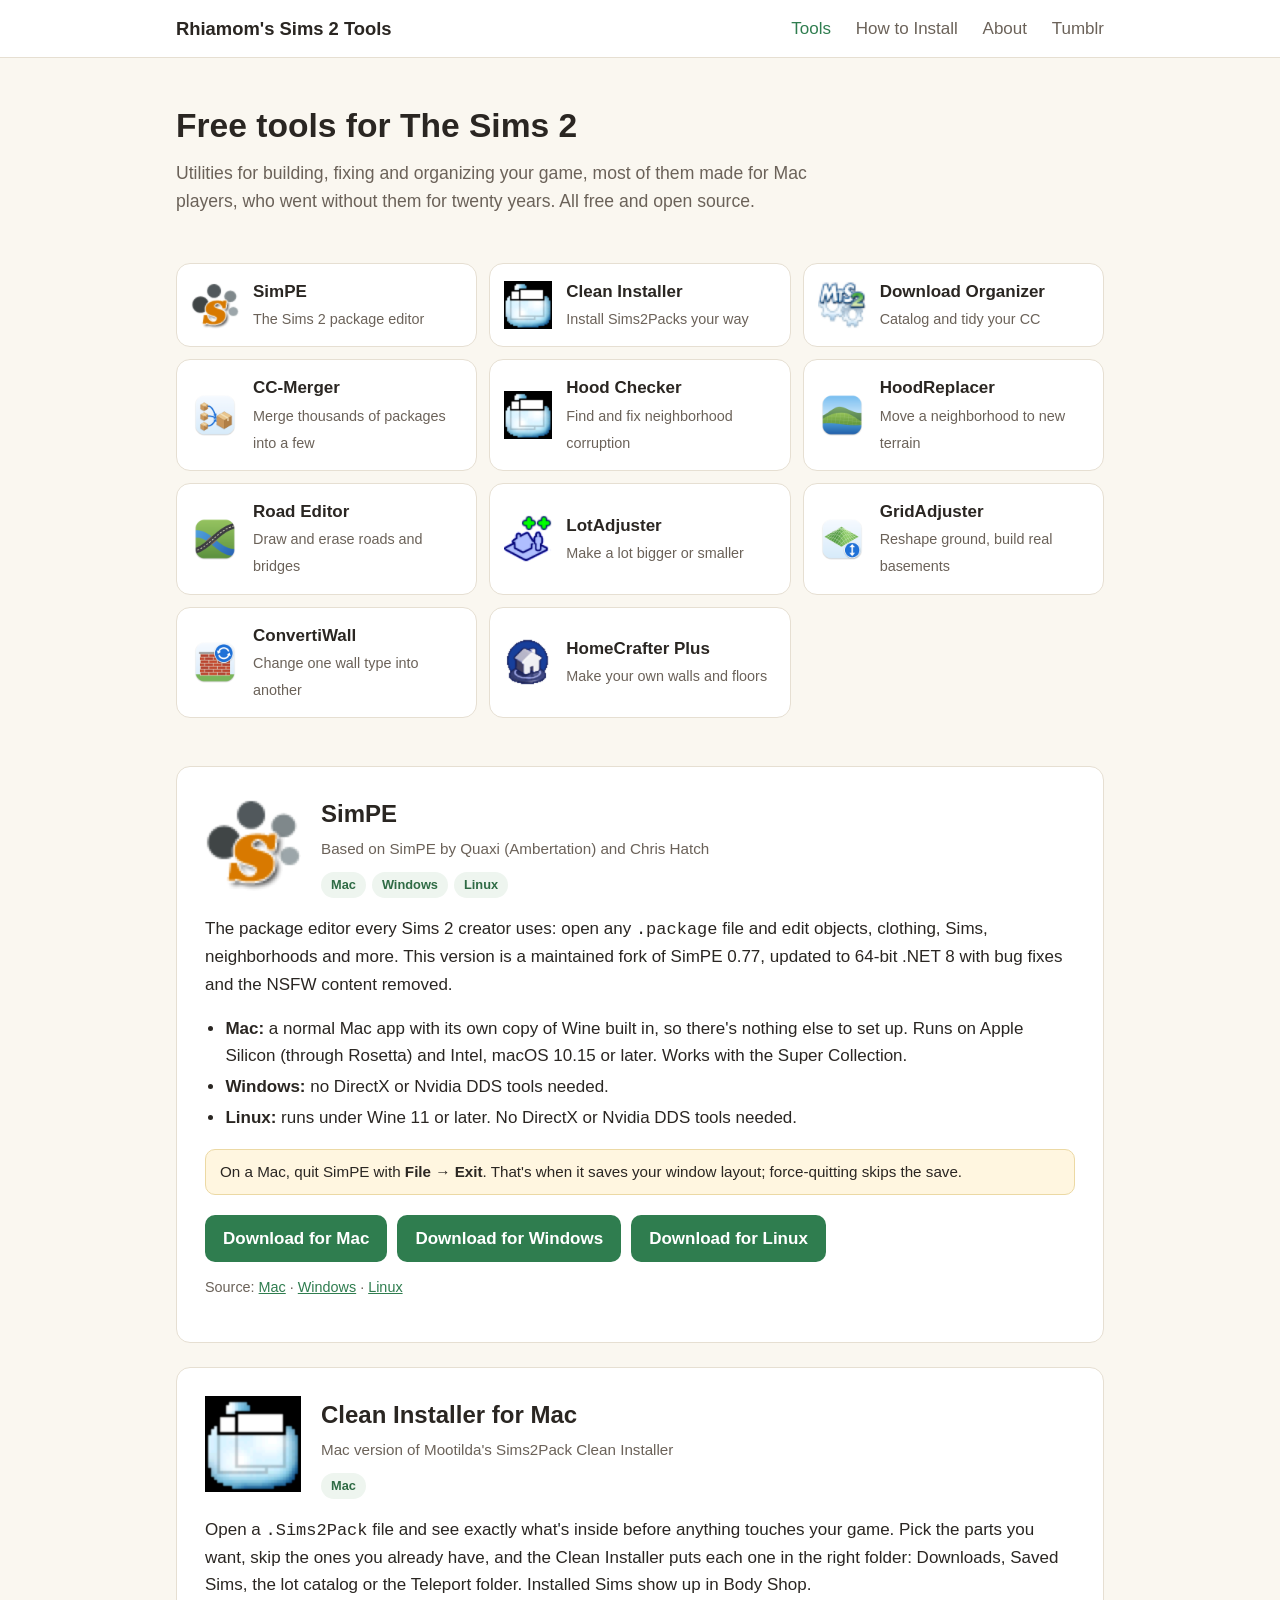
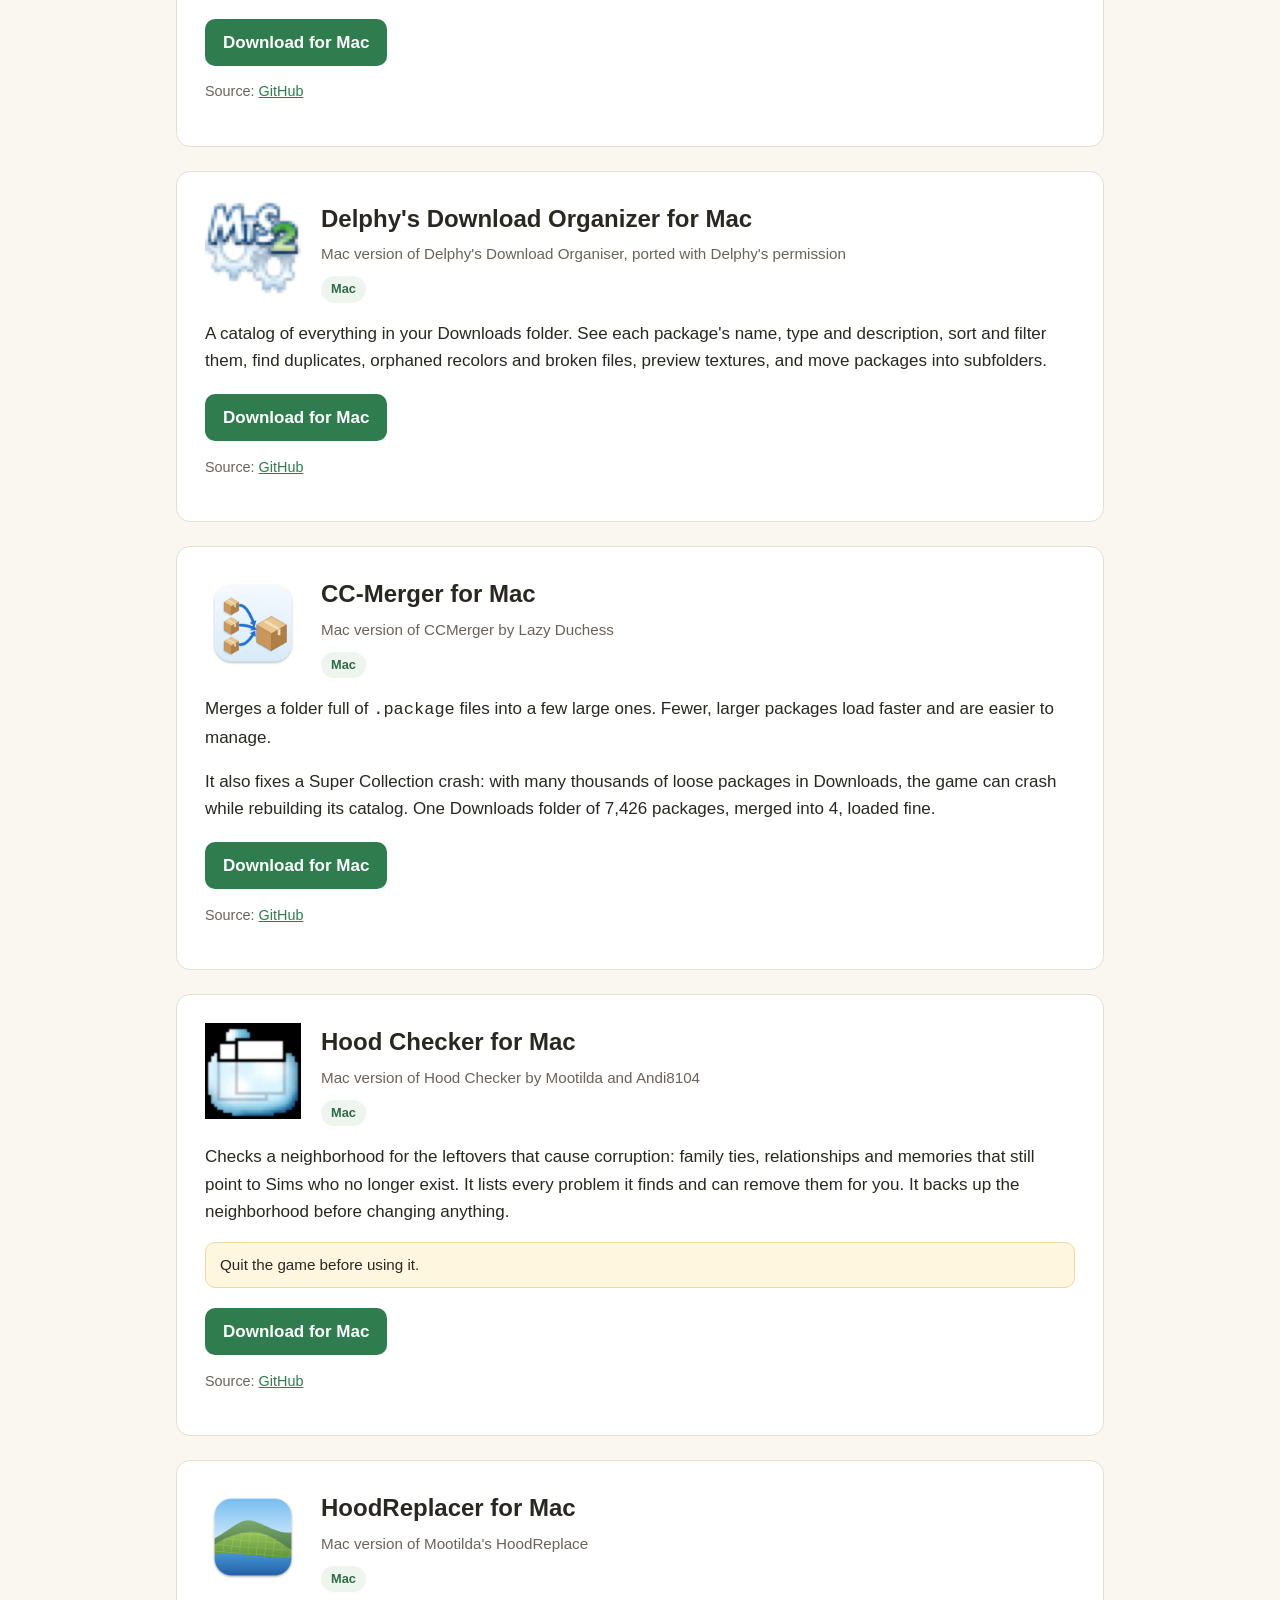
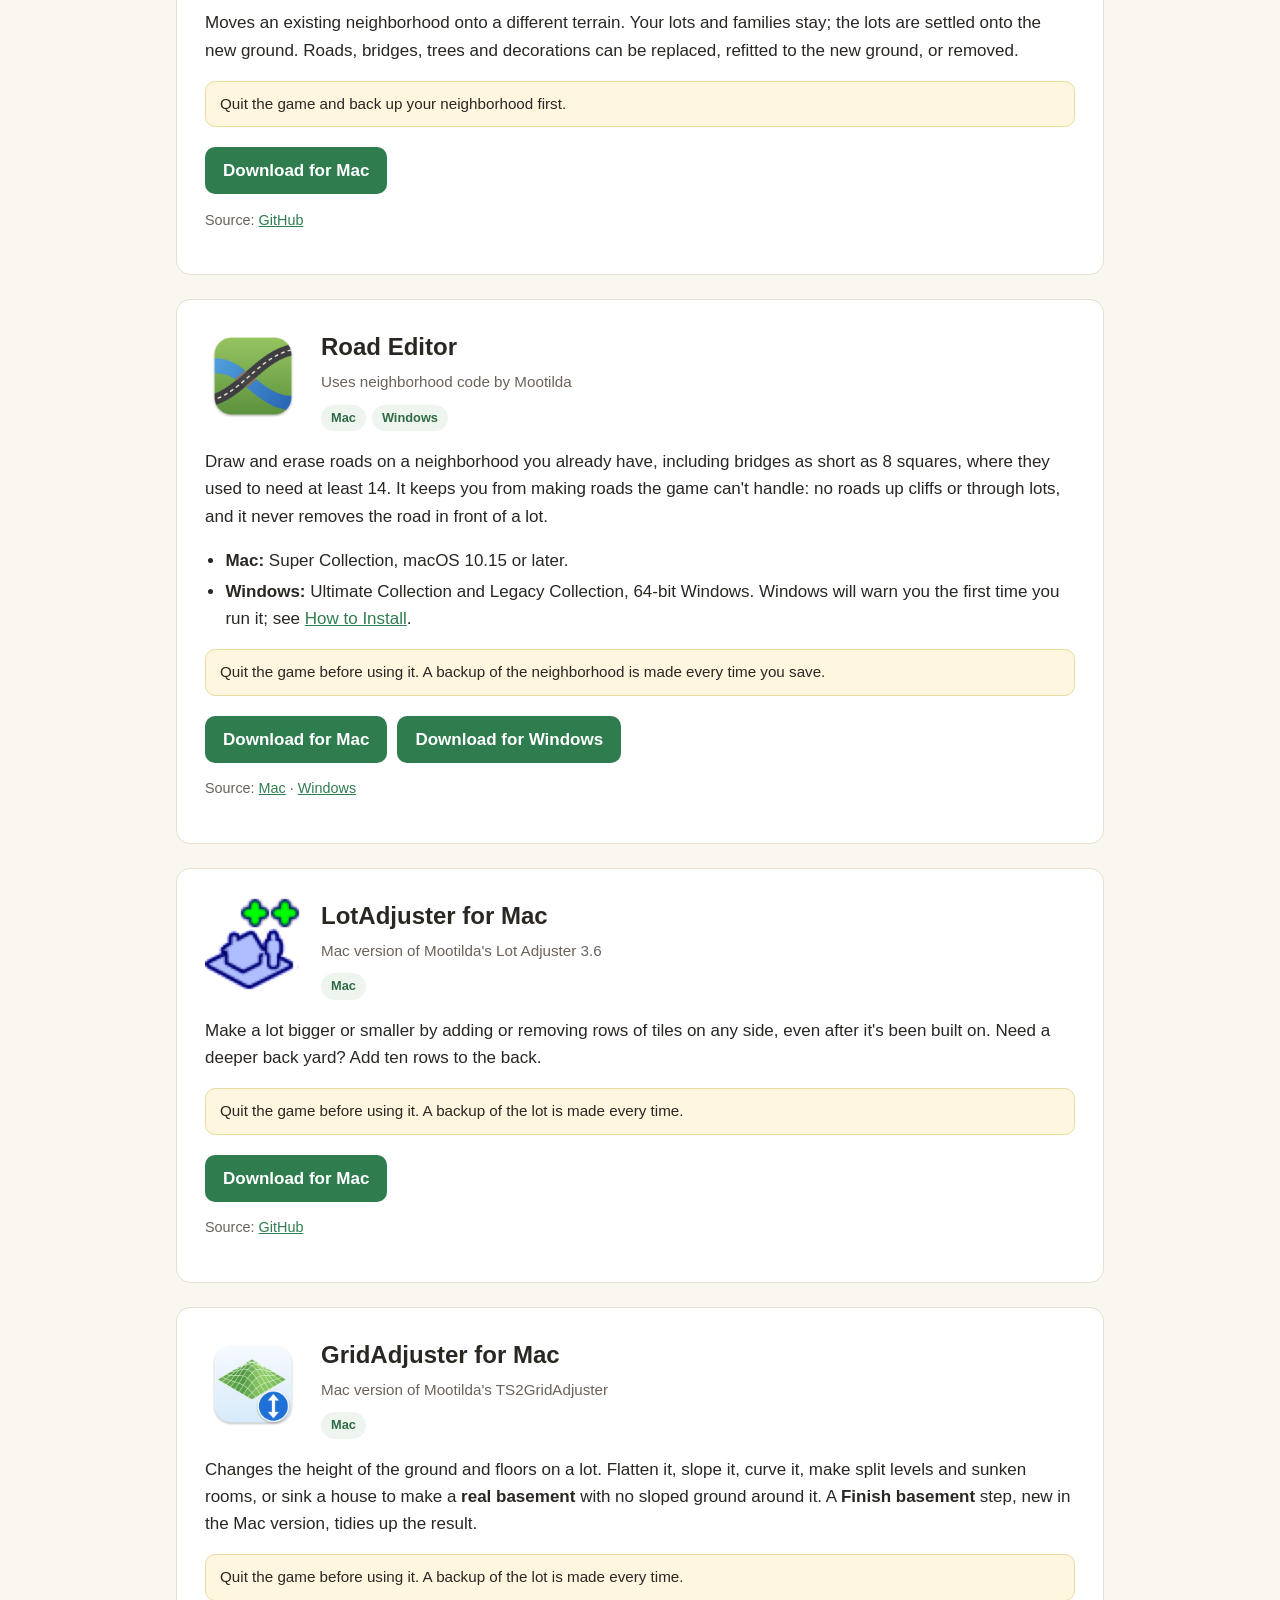
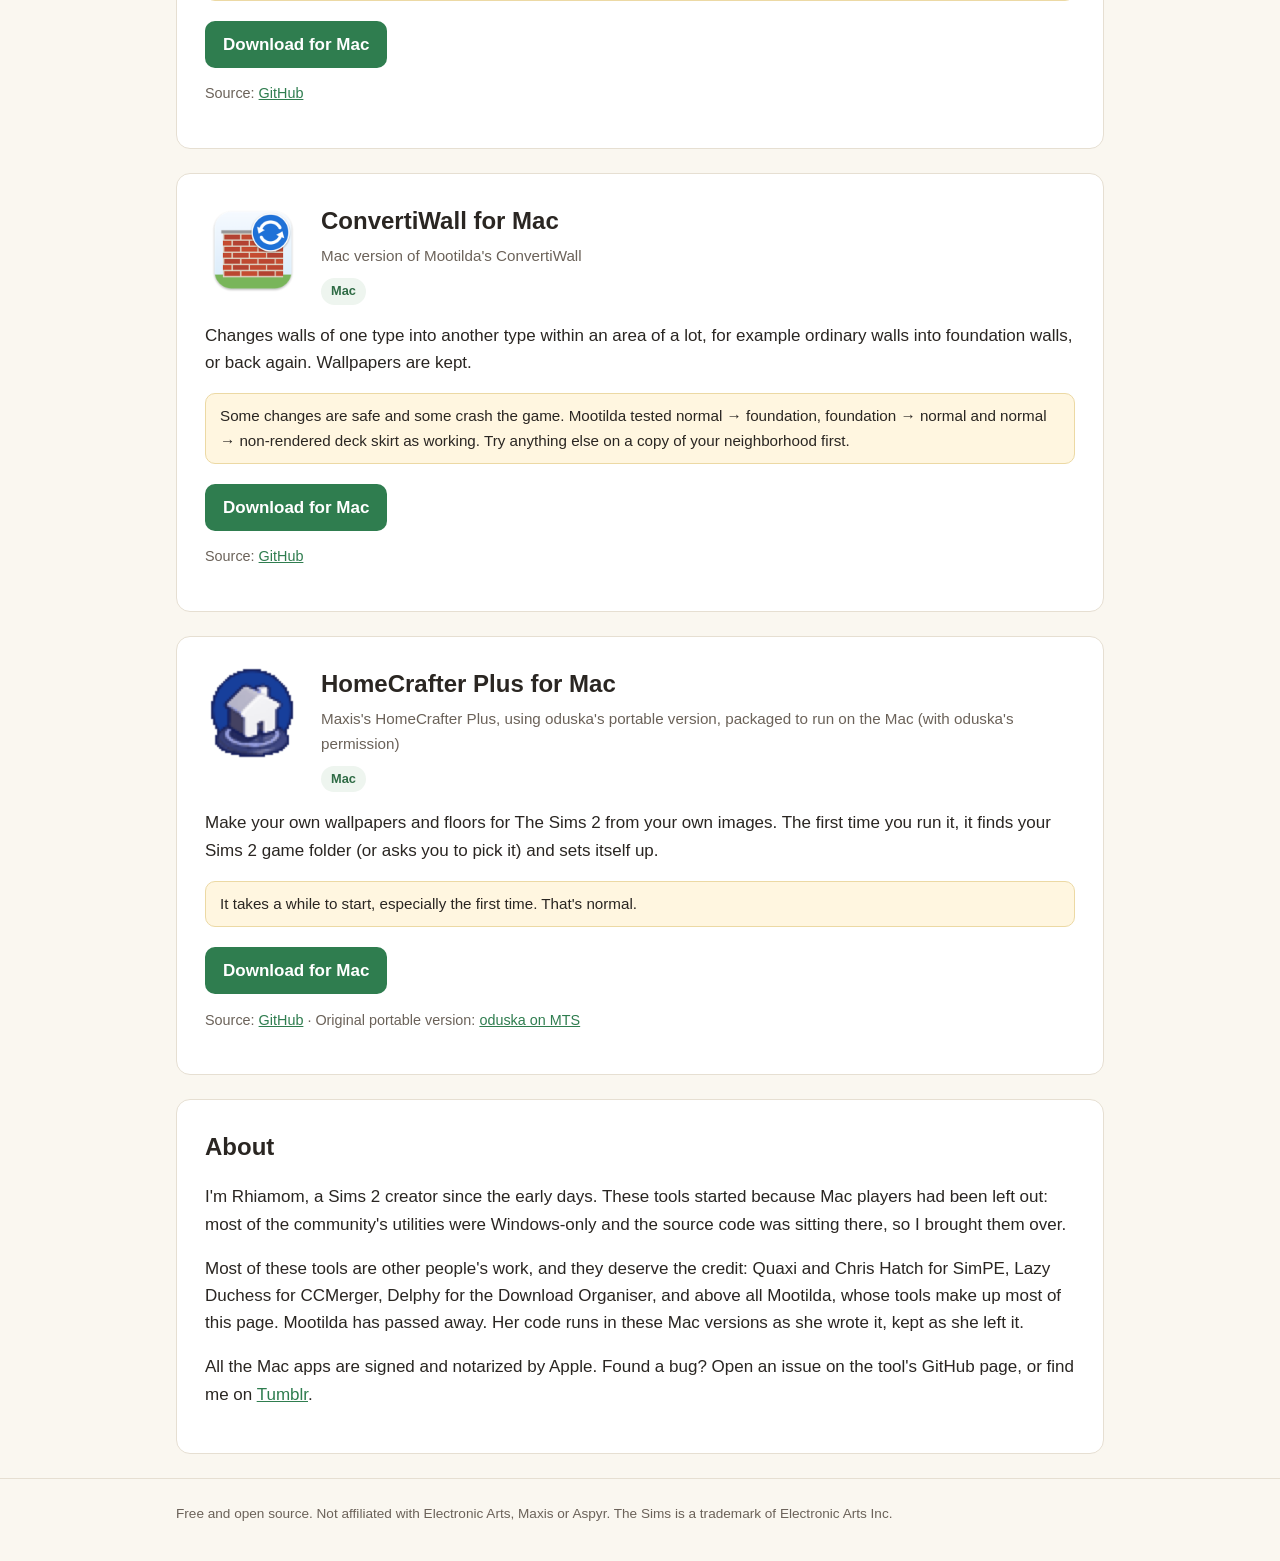
<file: index.html>
<!doctype html>
<html lang="en">
<head>
  <meta charset="utf-8">
  <meta name="viewport" content="width=device-width, initial-scale=1">
  <title>Rhiamom's Sims 2 Tools</title>
  <meta name="description" content="Free Sims 2 utilities for Mac, Windows and Linux: SimPE, Clean Installer, CC-Merger, Road Editor, Hood Checker and more.">
  <link rel="icon" href="icons/simpe.png">
  <link rel="stylesheet" href="style.css">
</head>
<body>

<header class="site">
  <div class="wrap">
    <a class="brand" href="./">Rhiamom's Sims 2 Tools</a>
    <nav>
      <a href="./" aria-current="page">Tools</a>
      <a href="install.html">How to Install</a>
      <a href="#about">About</a>
      <a href="https://www.tumblr.com/catandsusim">Tumblr</a>
    </nav>
  </div>
</header>

<main class="wrap">

  <section class="hero">
    <h1>Free tools for The Sims 2</h1>
    <p>Utilities for building, fixing and organizing your game, most of them made
    for Mac players, who went without them for twenty years. All free and open source.</p>
  </section>

  <div class="grid">
    <a href="#simpe"><img src="icons/simpe.png" alt=""><div><strong>SimPE</strong><span>The Sims 2 package editor</span></div></a>
    <a href="#clean-installer"><img src="icons/clean-installer.png" alt=""><div><strong>Clean Installer</strong><span>Install Sims2Packs your way</span></div></a>
    <a href="#download-organizer"><img src="icons/download-organizer.png" alt=""><div><strong>Download Organizer</strong><span>Catalog and tidy your CC</span></div></a>
    <a href="#cc-merger"><img src="icons/cc-merger.png" alt=""><div><strong>CC-Merger</strong><span>Merge thousands of packages into a few</span></div></a>
    <a href="#hood-checker"><img src="icons/hood-checker.png" alt=""><div><strong>Hood Checker</strong><span>Find and fix neighborhood corruption</span></div></a>
    <a href="#hoodreplacer"><img src="icons/hoodreplacer.png" alt=""><div><strong>HoodReplacer</strong><span>Move a neighborhood to new terrain</span></div></a>
    <a href="#road-editor"><img src="icons/road-editor.png" alt=""><div><strong>Road Editor</strong><span>Draw and erase roads and bridges</span></div></a>
    <a href="#lotadjuster"><img src="icons/lotadjuster.png" alt=""><div><strong>LotAdjuster</strong><span>Make a lot bigger or smaller</span></div></a>
    <a href="#gridadjuster"><img src="icons/gridadjuster.png" alt=""><div><strong>GridAdjuster</strong><span>Reshape ground, build real basements</span></div></a>
    <a href="#convertiwall"><img src="icons/convertiwall.png" alt=""><div><strong>ConvertiWall</strong><span>Change one wall type into another</span></div></a>
    <a href="#homecrafter"><img src="icons/homecrafter.png" alt=""><div><strong>HomeCrafter Plus</strong><span>Make your own walls and floors</span></div></a>
  </div>

  <!-- ===================== SimPE ===================== -->
  <section class="tool" id="simpe">
    <div class="tool-head">
      <img src="icons/simpe.png" alt="SimPE icon">
      <div>
        <h2>SimPE</h2>
        <p class="credit">Based on SimPE by Quaxi (Ambertation) and Chris Hatch</p>
        <div class="tags"><span>Mac</span><span>Windows</span><span>Linux</span></div>
      </div>
    </div>
    <p>The package editor every Sims 2 creator uses: open any <code>.package</code> file and edit
    objects, clothing, Sims, neighborhoods and more. This version is a maintained fork of
    SimPE 0.77, updated to 64-bit .NET 8 with bug fixes and the NSFW content removed.</p>
    <ul>
      <li><strong>Mac:</strong> a normal Mac app with its own copy of Wine built in, so there's
        nothing else to set up. Runs on Apple Silicon (through Rosetta) and Intel, macOS 10.15 or later.
        Works with the Super Collection.</li>
      <li><strong>Windows:</strong> no DirectX or Nvidia DDS tools needed.</li>
      <li><strong>Linux:</strong> runs under Wine 11 or later. No DirectX or Nvidia DDS tools needed.</li>
    </ul>
    <div class="note">On a Mac, quit SimPE with <strong>File → Exit</strong>. That's when it saves your
      window layout; force-quitting skips the save.</div>
    <div class="downloads">
      <a class="btn" data-repo="SimPE-Mac-Wine" data-ext=".dmg" href="https://github.com/rhiamom/SimPE-Mac-Wine/releases/latest">Download for Mac</a>
      <a class="btn" data-repo="SimPE-Fixed" data-ext=".zip" href="https://github.com/rhiamom/SimPE-Fixed/releases/latest">Download for Windows</a>
      <a class="btn" data-repo="SimPE-Fixed-Linux" data-ext=".zip" href="https://github.com/rhiamom/SimPE-Fixed-Linux/releases/latest">Download for Linux</a>
    </div>
    <p class="source">Source: <a href="https://github.com/rhiamom/SimPE-Mac-Wine">Mac</a> ·
      <a href="https://github.com/rhiamom/SimPE-Fixed">Windows</a> ·
      <a href="https://github.com/rhiamom/SimPE-Fixed-Linux">Linux</a></p>
  </section>

  <!-- ===================== Clean Installer ===================== -->
  <section class="tool" id="clean-installer">
    <div class="tool-head">
      <img src="icons/clean-installer.png" alt="Clean Installer icon">
      <div>
        <h2>Clean Installer for Mac</h2>
        <p class="credit">Mac version of Mootilda's Sims2Pack Clean Installer</p>
        <div class="tags"><span>Mac</span></div>
      </div>
    </div>
    <p>Open a <code>.Sims2Pack</code> file and see exactly what's inside before anything touches
    your game. Pick the parts you want, skip the ones you already have, and the Clean Installer puts
    each one in the right folder: Downloads, Saved Sims, the lot catalog or the Teleport folder.
    Installed Sims show up in Body Shop.</p>
    <div class="downloads">
      <a class="btn" data-repo="Clean-Installer-for-Mac" data-ext=".dmg" href="https://github.com/rhiamom/Clean-Installer-for-Mac/releases/latest">Download for Mac</a>
    </div>
    <p class="source">Source: <a href="https://github.com/rhiamom/Clean-Installer-for-Mac">GitHub</a></p>
  </section>

  <!-- ===================== Download Organizer ===================== -->
  <section class="tool" id="download-organizer">
    <div class="tool-head">
      <img src="icons/download-organizer.png" alt="Download Organizer icon">
      <div>
        <h2>Delphy's Download Organizer for Mac</h2>
        <p class="credit">Mac version of Delphy's Download Organiser, ported with Delphy's permission</p>
        <div class="tags"><span>Mac</span></div>
      </div>
    </div>
    <p>A catalog of everything in your Downloads folder. See each package's name, type and
    description, sort and filter them, find duplicates, orphaned recolors and broken files, preview
    textures, and move packages into subfolders.</p>
    <div class="downloads">
      <a class="btn" data-repo="Delphy-s-Download-Organizer-for-Mac" data-ext=".dmg" href="https://github.com/rhiamom/Delphy-s-Download-Organizer-for-Mac/releases/latest">Download for Mac</a>
    </div>
    <p class="source">Source: <a href="https://github.com/rhiamom/Delphy-s-Download-Organizer-for-Mac">GitHub</a></p>
  </section>

  <!-- ===================== CC-Merger ===================== -->
  <section class="tool" id="cc-merger">
    <div class="tool-head">
      <img src="icons/cc-merger.png" alt="CC-Merger icon">
      <div>
        <h2>CC-Merger for Mac</h2>
        <p class="credit">Mac version of CCMerger by Lazy Duchess</p>
        <div class="tags"><span>Mac</span></div>
      </div>
    </div>
    <p>Merges a folder full of <code>.package</code> files into a few large ones. Fewer, larger
    packages load faster and are easier to manage.</p>
    <p>It also fixes a Super Collection crash: with many thousands of loose packages in Downloads,
    the game can crash while rebuilding its catalog. One Downloads folder of 7,426 packages, merged
    into 4, loaded fine.</p>
    <div class="downloads">
      <a class="btn" data-repo="CC-Merger-for-Mac" data-ext=".dmg" href="https://github.com/rhiamom/CC-Merger-for-Mac/releases/latest">Download for Mac</a>
    </div>
    <p class="source">Source: <a href="https://github.com/rhiamom/CC-Merger-for-Mac">GitHub</a></p>
  </section>

  <!-- ===================== Hood Checker ===================== -->
  <section class="tool" id="hood-checker">
    <div class="tool-head">
      <img src="icons/hood-checker.png" alt="Hood Checker icon">
      <div>
        <h2>Hood Checker for Mac</h2>
        <p class="credit">Mac version of Hood Checker by Mootilda and Andi8104</p>
        <div class="tags"><span>Mac</span></div>
      </div>
    </div>
    <p>Checks a neighborhood for the leftovers that cause corruption: family ties, relationships
    and memories that still point to Sims who no longer exist. It lists every problem it finds and
    can remove them for you. It backs up the neighborhood before changing anything.</p>
    <div class="note">Quit the game before using it.</div>
    <div class="downloads">
      <a class="btn" data-repo="Hood-Checker-for-Mac" data-ext=".dmg" href="https://github.com/rhiamom/Hood-Checker-for-Mac/releases/latest">Download for Mac</a>
    </div>
    <p class="source">Source: <a href="https://github.com/rhiamom/Hood-Checker-for-Mac">GitHub</a></p>
  </section>

  <!-- ===================== HoodReplacer ===================== -->
  <section class="tool" id="hoodreplacer">
    <div class="tool-head">
      <img src="icons/hoodreplacer.png" alt="HoodReplacer icon">
      <div>
        <h2>HoodReplacer for Mac</h2>
        <p class="credit">Mac version of Mootilda's HoodReplace</p>
        <div class="tags"><span>Mac</span></div>
      </div>
    </div>
    <p>Moves an existing neighborhood onto a different terrain. Your lots and families stay; the
    lots are settled onto the new ground. Roads, bridges, trees and decorations can be replaced,
    refitted to the new ground, or removed.</p>
    <div class="note">Quit the game and back up your neighborhood first.</div>
    <div class="downloads">
      <a class="btn" data-repo="HoodReplacer-for-Mac" data-ext=".dmg" href="https://github.com/rhiamom/HoodReplacer-for-Mac/releases/latest">Download for Mac</a>
    </div>
    <p class="source">Source: <a href="https://github.com/rhiamom/HoodReplacer-for-Mac">GitHub</a></p>
  </section>

  <!-- ===================== Road Editor ===================== -->
  <section class="tool" id="road-editor">
    <div class="tool-head">
      <img src="icons/road-editor.png" alt="Road Editor icon">
      <div>
        <h2>Road Editor</h2>
        <p class="credit">Uses neighborhood code by Mootilda</p>
        <div class="tags"><span>Mac</span><span>Windows</span></div>
      </div>
    </div>
    <p>Draw and erase roads on a neighborhood you already have, including bridges as
    short as 8 squares, where they used to need at least 14. It keeps you from making roads the game can't handle: no roads up cliffs or
    through lots, and it never removes the road in front of a lot.</p>
    <ul>
      <li><strong>Mac:</strong> Super Collection, macOS 10.15 or later.</li>
      <li><strong>Windows:</strong> Ultimate Collection and Legacy Collection, 64-bit Windows.
        Windows will warn you the first time you run it; see
        <a href="install.html#windows">How to Install</a>.</li>
    </ul>
    <div class="note">Quit the game before using it. A backup of the neighborhood is made every time you save.</div>
    <div class="downloads">
      <a class="btn" data-repo="Road-Editor-for-Mac" data-ext=".dmg" href="https://github.com/rhiamom/Road-Editor-for-Mac/releases/latest">Download for Mac</a>
      <a class="btn" data-repo="Road-Editor-for-Windows" data-ext=".zip" href="https://github.com/rhiamom/Road-Editor-for-Windows/releases/latest">Download for Windows</a>
    </div>
    <p class="source">Source: <a href="https://github.com/rhiamom/Road-Editor-for-Mac">Mac</a> ·
      <a href="https://github.com/rhiamom/Road-Editor-for-Windows">Windows</a></p>
  </section>

  <!-- ===================== LotAdjuster ===================== -->
  <section class="tool" id="lotadjuster">
    <div class="tool-head">
      <img src="icons/lotadjuster.png" alt="LotAdjuster icon">
      <div>
        <h2>LotAdjuster for Mac</h2>
        <p class="credit">Mac version of Mootilda's Lot Adjuster 3.6</p>
        <div class="tags"><span>Mac</span></div>
      </div>
    </div>
    <p>Make a lot bigger or smaller by adding or removing rows of tiles on any side, even after
    it's been built on. Need a deeper back yard? Add ten rows to the back.</p>
    <div class="note">Quit the game before using it. A backup of the lot is made every time.</div>
    <div class="downloads">
      <a class="btn" data-repo="Lot-Adjuster-for-Mac" data-ext=".dmg" href="https://github.com/rhiamom/Lot-Adjuster-for-Mac/releases/latest">Download for Mac</a>
    </div>
    <p class="source">Source: <a href="https://github.com/rhiamom/Lot-Adjuster-for-Mac">GitHub</a></p>
  </section>

  <!-- ===================== GridAdjuster ===================== -->
  <section class="tool" id="gridadjuster">
    <div class="tool-head">
      <img src="icons/gridadjuster.png" alt="GridAdjuster icon">
      <div>
        <h2>GridAdjuster for Mac</h2>
        <p class="credit">Mac version of Mootilda's TS2GridAdjuster</p>
        <div class="tags"><span>Mac</span></div>
      </div>
    </div>
    <p>Changes the height of the ground and floors on a lot. Flatten it, slope it, curve it,
    make split levels and sunken rooms, or sink a house to make a <strong>real basement</strong>
    with no sloped ground around it. A <strong>Finish basement</strong> step, new in the Mac
    version, tidies up the result.</p>
    <div class="note">Quit the game before using it. A backup of the lot is made every time.</div>
    <div class="downloads">
      <a class="btn" data-repo="Grid-Adjuster-for-Mac" data-ext=".dmg" href="https://github.com/rhiamom/Grid-Adjuster-for-Mac/releases/latest">Download for Mac</a>
    </div>
    <p class="source">Source: <a href="https://github.com/rhiamom/Grid-Adjuster-for-Mac">GitHub</a></p>
  </section>

  <!-- ===================== ConvertiWall ===================== -->
  <section class="tool" id="convertiwall">
    <div class="tool-head">
      <img src="icons/convertiwall.png" alt="ConvertiWall icon">
      <div>
        <h2>ConvertiWall for Mac</h2>
        <p class="credit">Mac version of Mootilda's ConvertiWall</p>
        <div class="tags"><span>Mac</span></div>
      </div>
    </div>
    <p>Changes walls of one type into another type within an area of a lot, for example
    ordinary walls into foundation walls, or back again. Wallpapers are kept.</p>
    <div class="note">Some changes are safe and some crash the game. Mootilda tested normal →
      foundation, foundation → normal and normal → non-rendered deck skirt as working. Try
      anything else on a copy of your neighborhood first.</div>
    <div class="downloads">
      <a class="btn" data-repo="ConvertiWall-for-Mac" data-ext=".dmg" href="https://github.com/rhiamom/ConvertiWall-for-Mac/releases/latest">Download for Mac</a>
    </div>
    <p class="source">Source: <a href="https://github.com/rhiamom/ConvertiWall-for-Mac">GitHub</a></p>
  </section>

  <!-- ===================== HomeCrafter Plus ===================== -->
  <section class="tool" id="homecrafter">
    <div class="tool-head">
      <img src="icons/homecrafter.png" alt="HomeCrafter Plus icon">
      <div>
        <h2>HomeCrafter Plus for Mac</h2>
        <p class="credit">Maxis's HomeCrafter Plus, using oduska's portable version, packaged to run on the Mac (with oduska's permission)</p>
        <div class="tags"><span>Mac</span></div>
      </div>
    </div>
    <p>Make your own wallpapers and floors for The Sims 2 from your own images. The first time
    you run it, it finds your Sims 2 game folder (or asks you to pick it) and sets itself up.</p>
    <div class="note">It takes a while to start, especially the first time. That's normal.</div>
    <div class="downloads">
      <a class="btn" data-repo="HomeCrafter-Plus-for-Mac" data-ext=".dmg" href="https://github.com/rhiamom/HomeCrafter-Plus-for-Mac/releases/latest">Download for Mac</a>
    </div>
    <p class="source">Source: <a href="https://github.com/rhiamom/HomeCrafter-Plus-for-Mac">GitHub</a> · Original portable version: <a href="https://modthesims.info/d/699956/the-sims-2-homecrafter-plus-portable-version.html">oduska on MTS</a></p>
  </section>

  <!-- ===================== About ===================== -->
  <section class="tool" id="about">
    <h2>About</h2>
    <p>I'm Rhiamom, a Sims 2 creator since the early days. These tools started because Mac players
    had been left out: most of the community's utilities were Windows-only and the source code was
    sitting there, so I brought them over.</p>
    <p>Most of these tools are other people's work, and they deserve the credit: Quaxi and Chris
    Hatch for SimPE, Lazy Duchess for CCMerger, Delphy for the Download Organiser, and above all
    Mootilda, whose tools make up most of this page. Mootilda has passed away. Her code runs in
    these Mac versions as she wrote it, kept as she left it.</p>
    <p>All the Mac apps are signed and notarized by Apple. Found a bug? Open an issue on the tool's
    GitHub page, or find me on <a href="https://www.tumblr.com/catandsusim">Tumblr</a>.</p>
  </section>

</main>

<footer class="site">
  <div class="wrap">
    Free and open source. Not affiliated with Electronic Arts, Maxis or Aspyr.
    The Sims is a trademark of Electronic Arts Inc.
  </div>
</footer>

<script src="releases.js"></script>
</body>
</html>
</file>
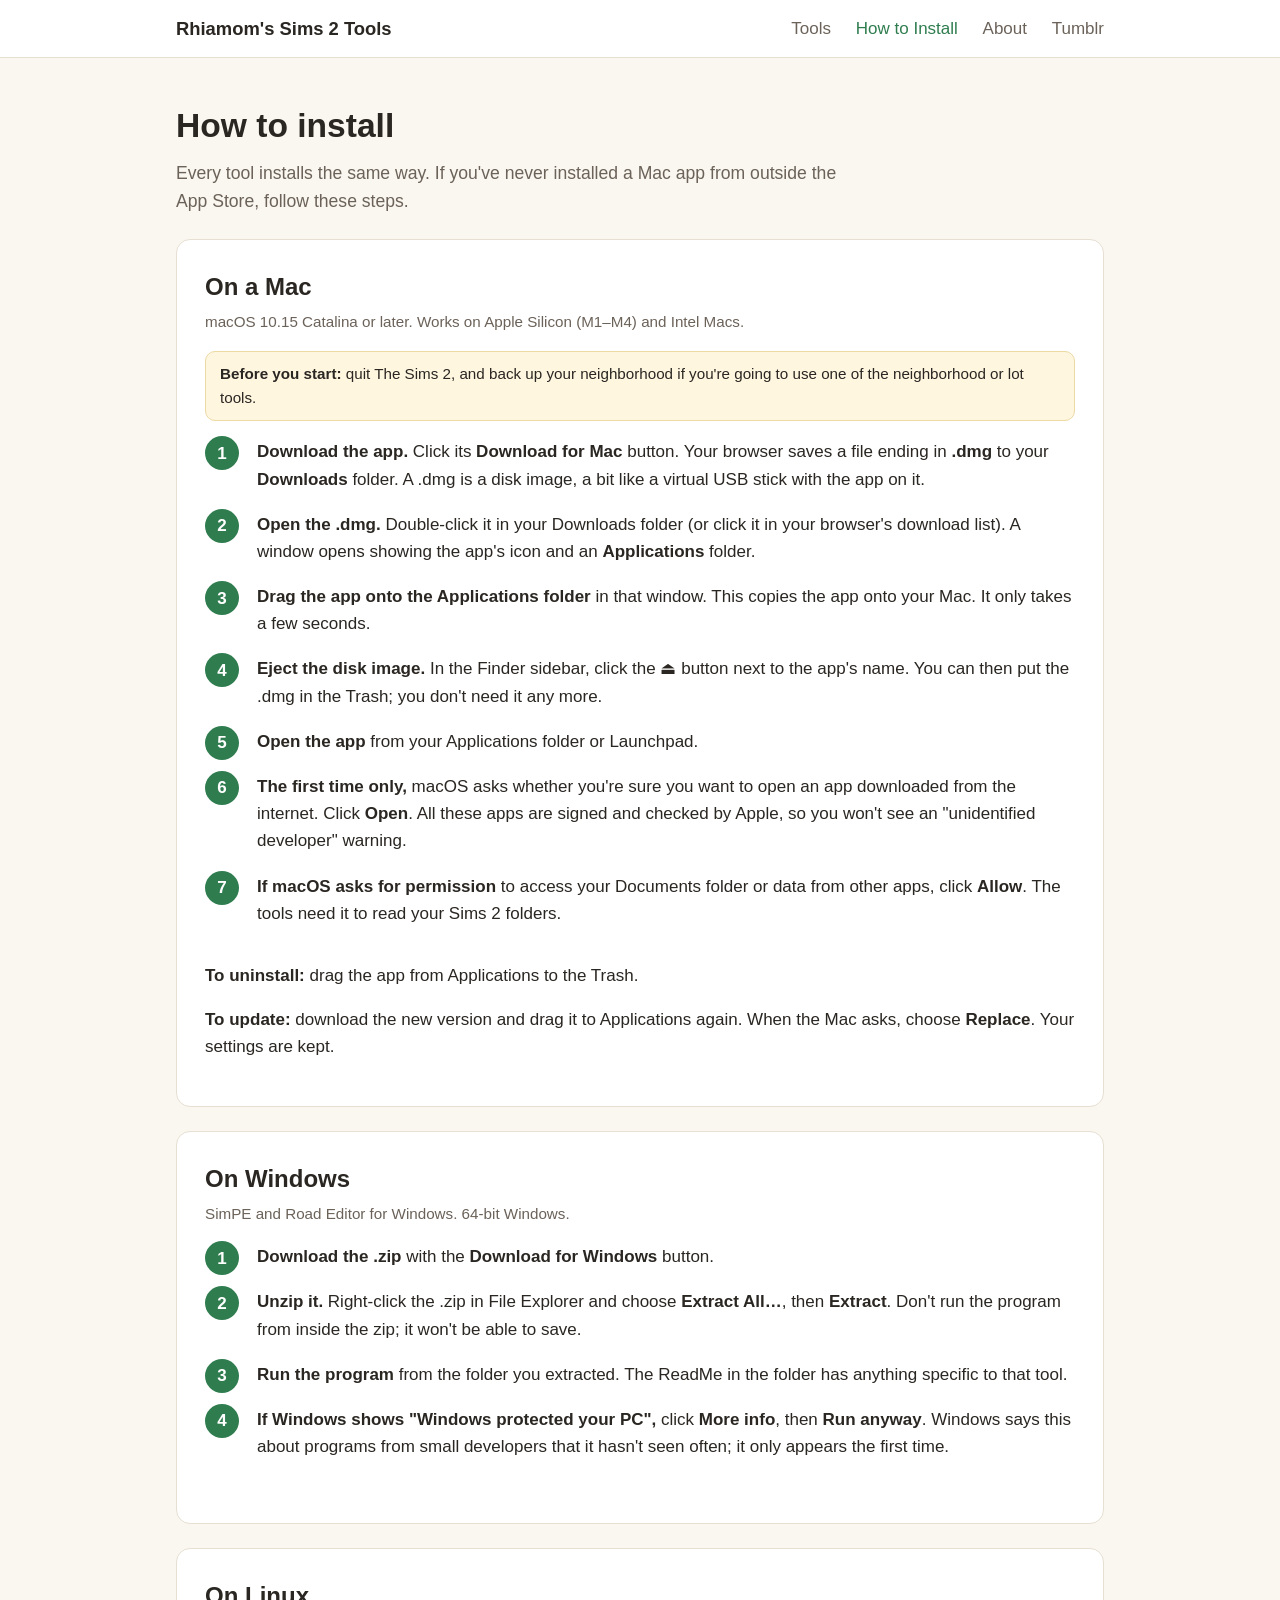
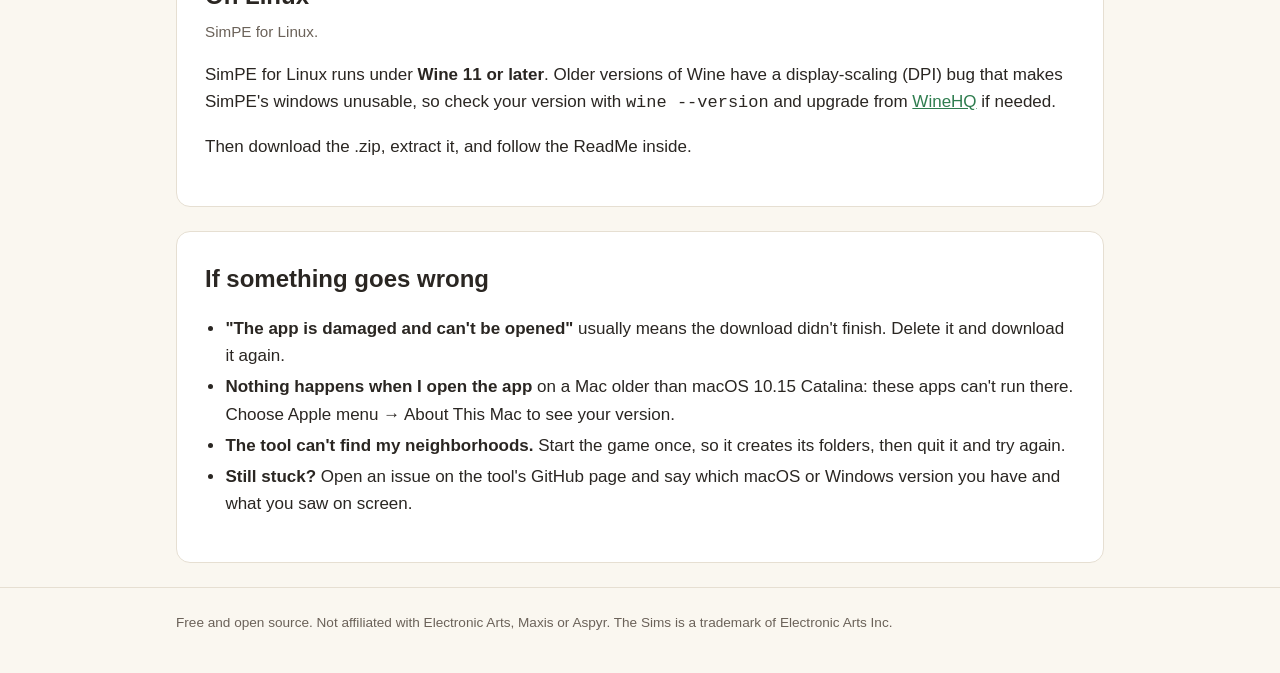
<file: install.html>
<!doctype html>
<html lang="en">
<head>
  <meta charset="utf-8">
  <meta name="viewport" content="width=device-width, initial-scale=1">
  <title>How to Install · Rhiamom's Sims 2 Tools</title>
  <meta name="description" content="Step-by-step instructions for installing Rhiamom's Sims 2 tools on Mac, Windows and Linux.">
  <link rel="icon" href="icons/simpe.png">
  <link rel="stylesheet" href="style.css">
</head>
<body>

<header class="site">
  <div class="wrap">
    <a class="brand" href="./">Rhiamom's Sims 2 Tools</a>
    <nav>
      <a href="./">Tools</a>
      <a href="install.html" aria-current="page">How to Install</a>
      <a href="./#about">About</a>
      <a href="https://www.tumblr.com/catandsusim">Tumblr</a>
    </nav>
  </div>
</header>

<main class="wrap">

  <section class="hero">
    <h1>How to install</h1>
    <p>Every tool installs the same way. If you've never installed a Mac app from outside the
    App Store, follow these steps.</p>
  </section>

  <section class="tool" id="mac">
    <h2>On a Mac</h2>
    <p class="credit">macOS 10.15 Catalina or later. Works on Apple Silicon (M1–M4) and Intel Macs.</p>

    <div class="note"><strong>Before you start:</strong> quit The Sims 2, and back up your
      neighborhood if you're going to use one of the neighborhood or lot tools.</div>

    <ol class="steps">
      <li><strong>Download the app.</strong> Click its <strong>Download for Mac</strong> button.
        Your browser saves a file ending in <strong>.dmg</strong> to your <strong>Downloads</strong>
        folder. A .dmg is a disk image, a bit like a virtual USB stick with the app on it.</li>
      <li><strong>Open the .dmg.</strong> Double-click it in your Downloads folder (or click it in
        your browser's download list). A window opens showing the app's icon and an
        <strong>Applications</strong> folder.</li>
      <li><strong>Drag the app onto the Applications folder</strong> in that window. This copies
        the app onto your Mac. It only takes a few seconds.</li>
      <li><strong>Eject the disk image.</strong> In the Finder sidebar, click the ⏏ button next to
        the app's name. You can then put the .dmg in the Trash; you don't need it any more.</li>
      <li><strong>Open the app</strong> from your Applications folder or Launchpad.</li>
      <li><strong>The first time only,</strong> macOS asks whether you're sure you want to open an
        app downloaded from the internet. Click <strong>Open</strong>. All these apps are signed and
        checked by Apple, so you won't see an "unidentified developer" warning.</li>
      <li><strong>If macOS asks for permission</strong> to access your Documents folder or data from
        other apps, click <strong>Allow</strong>. The tools need it to read your Sims 2 folders.</li>
    </ol>

    <p><strong>To uninstall:</strong> drag the app from Applications to the Trash.</p>
    <p><strong>To update:</strong> download the new version and drag it to Applications again.
      When the Mac asks, choose <strong>Replace</strong>. Your settings are kept.</p>
  </section>

  <section class="tool" id="windows">
    <h2>On Windows</h2>
    <p class="credit">SimPE and Road Editor for Windows. 64-bit Windows.</p>
    <ol class="steps">
      <li><strong>Download the .zip</strong> with the <strong>Download for Windows</strong> button.</li>
      <li><strong>Unzip it.</strong> Right-click the .zip in File Explorer and choose
        <strong>Extract All…</strong>, then <strong>Extract</strong>. Don't run the program from
        inside the zip; it won't be able to save.</li>
      <li><strong>Run the program</strong> from the folder you extracted. The ReadMe in the folder
        has anything specific to that tool.</li>
      <li><strong>If Windows shows "Windows protected your PC",</strong> click
        <strong>More info</strong>, then <strong>Run anyway</strong>. Windows says this about
        programs from small developers that it hasn't seen often; it only appears the first time.</li>
    </ol>
  </section>

  <section class="tool" id="linux">
    <h2>On Linux</h2>
    <p class="credit">SimPE for Linux.</p>
    <p>SimPE for Linux runs under <strong>Wine 11 or later</strong>. Older versions of Wine have a
      display-scaling (DPI) bug that makes SimPE's windows unusable, so check your version with
      <code>wine --version</code> and upgrade from <a href="https://www.winehq.org/">WineHQ</a> if needed.</p>
    <p>Then download the .zip, extract it, and follow the ReadMe inside.</p>
  </section>

  <section class="tool" id="trouble">
    <h2>If something goes wrong</h2>
    <ul>
      <li><strong>"The app is damaged and can't be opened"</strong> usually means the download
        didn't finish. Delete it and download it again.</li>
      <li><strong>Nothing happens when I open the app</strong> on a Mac older than macOS 10.15
        Catalina: these apps can't run there. Choose Apple menu → About This Mac to see your version.</li>
      <li><strong>The tool can't find my neighborhoods.</strong> Start the game once, so it creates
        its folders, then quit it and try again.</li>
      <li><strong>Still stuck?</strong> Open an issue on the tool's GitHub page and say which macOS
        or Windows version you have and what you saw on screen.</li>
    </ul>
  </section>

</main>

<footer class="site">
  <div class="wrap">
    Free and open source. Not affiliated with Electronic Arts, Maxis or Aspyr.
    The Sims is a trademark of Electronic Arts Inc.
  </div>
</footer>

</body>
</html>
</file>
<file: style.css>
:root {
  --bg: #faf7f0;
  --surface: #ffffff;
  --text: #2a2622;
  --muted: #6b6259;
  --border: #e6dfd2;
  --accent: #2f7d4f;
  --accent-hover: #256640;
  --accent-text: #ffffff;
  --tag-bg: #eef5ef;
  --tag-text: #2f6b45;
  --note-bg: #fff6e0;
  --note-border: #ecd9a4;
  --radius: 14px;
  --maxw: 960px;
}

@media (prefers-color-scheme: dark) {
  :root {
    --bg: #1b1a18;
    --surface: #252320;
    --text: #ece7df;
    --muted: #a99f93;
    --border: #3a3631;
    --accent: #4fae76;
    --accent-hover: #63c08a;
    --accent-text: #10241a;
    --tag-bg: #233229;
    --tag-text: #9fd6b3;
    --note-bg: #322b1c;
    --note-border: #5a4b2a;
  }
}

* { box-sizing: border-box; }

body {
  margin: 0;
  background: var(--bg);
  color: var(--text);
  font: 17px/1.6 -apple-system, BlinkMacSystemFont, "Segoe UI", Helvetica, Arial, sans-serif;
}

a { color: var(--accent); }
a:hover { color: var(--accent-hover); }

.wrap { max-width: var(--maxw); margin: 0 auto; padding: 0 16px; }

/* Header */
header.site {
  border-bottom: 1px solid var(--border);
  background: var(--surface);
}
header.site .wrap {
  display: flex; flex-wrap: wrap; align-items: center; justify-content: space-between;
  gap: 8px 24px; padding-top: 14px; padding-bottom: 14px;
}
.brand { font-weight: 700; font-size: 1.15rem; color: var(--text); text-decoration: none; }
nav a { margin-left: 20px; text-decoration: none; color: var(--muted); font-weight: 500; }
nav a:first-child { margin-left: 0; }
nav a:hover, nav a[aria-current] { color: var(--accent); }

/* Intro */
.hero { padding: 48px 0 24px; }
.hero h1 { font-size: 2.1rem; line-height: 1.2; margin: 0 0 12px; }
.hero p { color: var(--muted); font-size: 1.1rem; margin: 0; max-width: 680px; }

/* Tool index grid */
.grid {
  display: grid; gap: 12px;
  grid-template-columns: repeat(auto-fill, minmax(260px, 1fr));
  margin: 24px 0 48px;
}
.grid a {
  display: flex; align-items: center; gap: 14px;
  padding: 14px; border: 1px solid var(--border); border-radius: var(--radius);
  background: var(--surface); text-decoration: none; color: var(--text);
}
.grid a:hover { border-color: var(--accent); }
.grid img { width: 48px; height: 48px; flex: none; }
.grid strong { display: block; }
.grid span { color: var(--muted); font-size: 0.9rem; line-height: 1.35; }

/* Tool sections */
.tool {
  background: var(--surface); border: 1px solid var(--border); border-radius: var(--radius);
  padding: 28px; margin: 0 0 24px; scroll-margin-top: 16px;
}
.tool-head { display: flex; gap: 20px; align-items: flex-start; }
.tool-head img { width: 96px; height: 96px; flex: none; }
.tool h2 { margin: 0 0 4px; font-size: 1.5rem; }
.tool .credit { margin: 0; color: var(--muted); font-size: 0.95rem; }
.tags { margin: 10px 0 0; display: flex; flex-wrap: wrap; gap: 6px; }
.tags span {
  background: var(--tag-bg); color: var(--tag-text);
  font-size: 0.8rem; font-weight: 600; padding: 3px 10px; border-radius: 999px;
}
.tool ul { padding-left: 1.2em; }
.tool li { margin: 4px 0; }

.note {
  background: var(--note-bg); border: 1px solid var(--note-border);
  border-radius: 10px; padding: 10px 14px; margin: 16px 0; font-size: 0.95rem;
}

.downloads { display: flex; flex-wrap: wrap; gap: 10px; margin-top: 20px; align-items: center; }
.btn {
  display: inline-block; background: var(--accent); color: var(--accent-text);
  padding: 10px 18px; border-radius: 10px; text-decoration: none; font-weight: 600;
}
.btn:hover { background: var(--accent-hover); color: var(--accent-text); }
.btn small { font-weight: 400; opacity: 0.85; }
.btn.soon { background: var(--border); color: var(--muted); pointer-events: none; }
.source { font-size: 0.9rem; color: var(--muted); }

/* Install page */
.steps { counter-reset: step; list-style: none; padding: 0; }
.steps > li {
  counter-increment: step; position: relative;
  padding: 0 0 18px 52px; margin: 0;
}
.steps > li::before {
  content: counter(step); position: absolute; left: 0; top: -2px;
  width: 34px; height: 34px; border-radius: 50%;
  background: var(--accent); color: var(--accent-text);
  display: grid; place-items: center; font-weight: 700;
}
kbd {
  font: inherit; font-size: 0.9em; padding: 1px 6px;
  border: 1px solid var(--border); border-bottom-width: 2px; border-radius: 5px; background: var(--bg);
}

footer.site {
  border-top: 1px solid var(--border); color: var(--muted); font-size: 0.85rem;
  padding: 24px 0 40px; margin-top: 24px;
}

@media (max-width: 600px) {
  .hero h1 { font-size: 1.7rem; }
  .tool { padding: 20px; }
  .tool-head img { width: 64px; height: 64px; }
  nav a { margin-left: 14px; }
}
</file>
